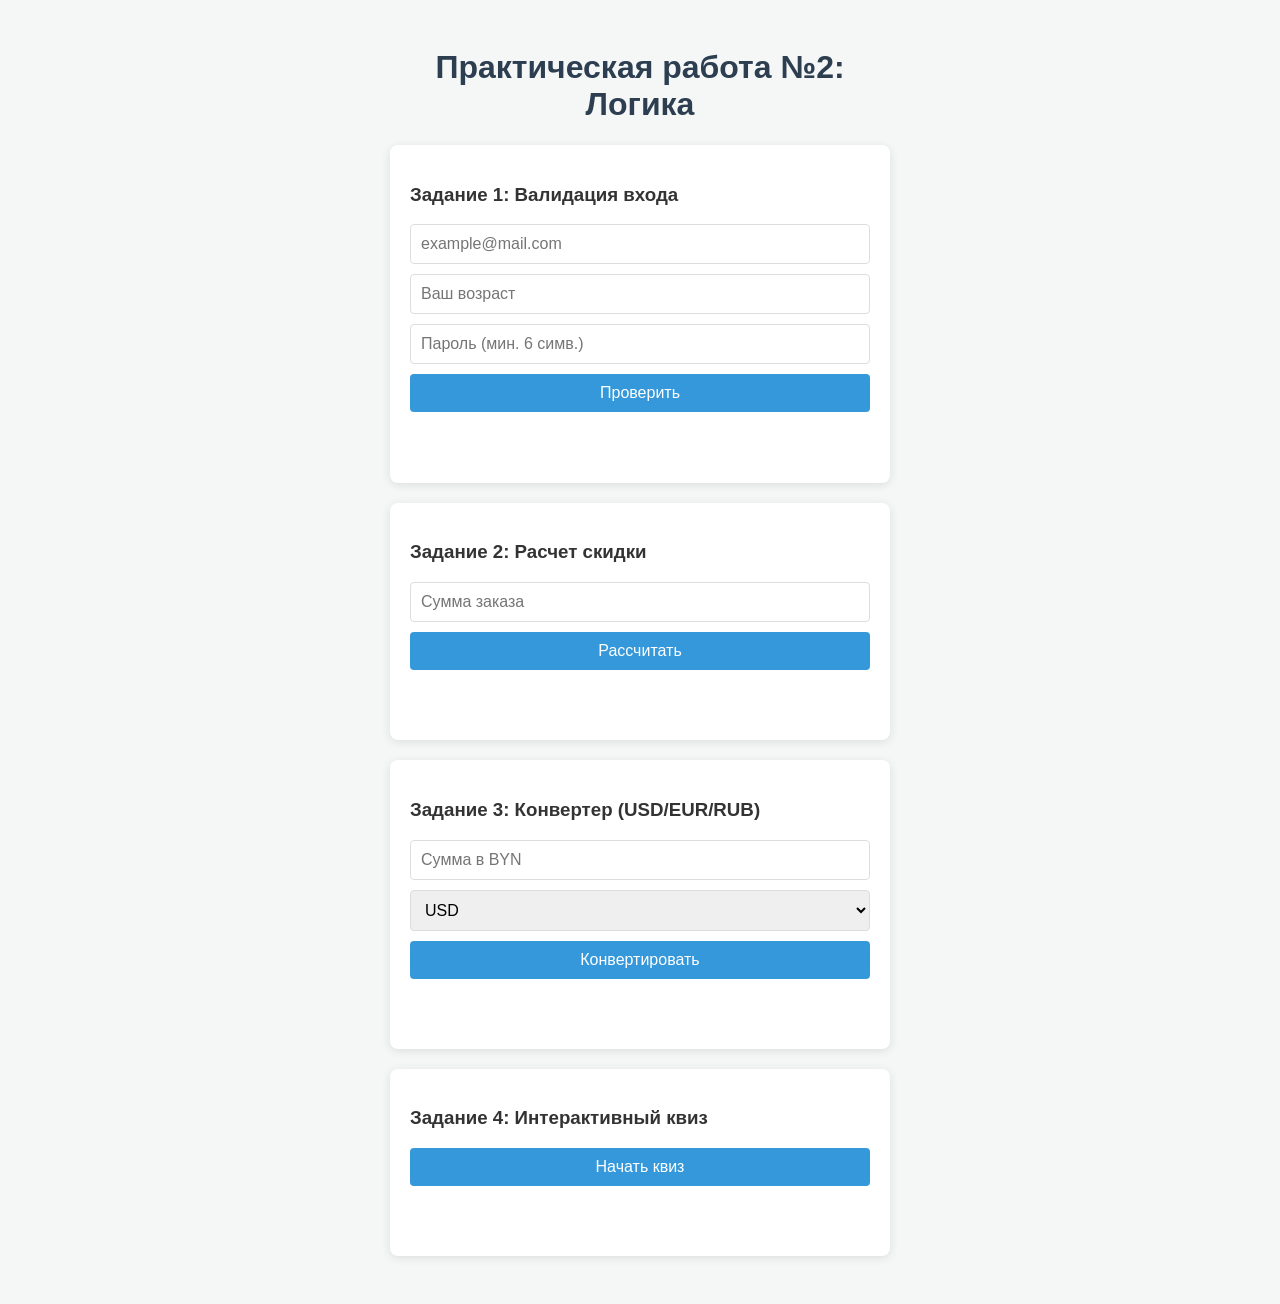
<file: index.html>
<!doctype html>
<html lang="ru">
  <head>
    <meta charset="UTF-8" />
    <title>JS Practice 02 - Junior Edition</title>
    <link rel="stylesheet" href="style.css" />
  </head>
  <body>
    <div class="container">
      <h1>Практическая работа №2: Логика</h1>

      <!-- Задание 1: Валидатор -->
      <section class="card">
        <h3>Задание 1: Валидация входа</h3>
        <div class="form-group">
          <!--Исправлено с form-groHTMLup на form-group-->
          <input
            type="email"
            id="user-email"
            name="user-email"
            placeholder="example@mail.com"
            required
          />
          <input type="text" id="ageInput" placeholder="Ваш возраст" />
          <input
            type="password"
            id="passInput"
            placeholder="Пароль (мин. 6 симв.)"
          />
          <button onclick="checkLogin()">Проверить</button>
        </div>
        <p id="loginResult" class="result"></p>
      </section>

      <!-- Задание 2: Скидки -->
      <section class="card">
        <h3>Задание 2: Расчет скидки</h3>
        <div class="form-group">
          <input type="number" id="sumInput" placeholder="Сумма заказа" />
          <button onclick="calculateDiscount()">Рассчитать</button>
        </div>
        <p id="discountResult" class="result"></p>
      </section>

      <!-- Задание 3: Конвертер -->
      <section class="card">
        <h3>Задание 3: Конвертер (USD/EUR/RUB)</h3>
        <div class="form-group">
          <input type="number" id="amountInput" placeholder="Сумма в BYN" />
          <select id="currencySelect">
            <option value="USD">USD</option>
            <option value="EUR">EUR</option>
            <option value="RUB">RUB</option>
          </select>
          <button onclick="convertCurrency()">Конвертировать</button>
        </div>
        <p id="convertResult" class="result"></p>
      </section>

      <!-- Задание 4: Квиз -->
      <section class="card">
        <h3>Задание 4: Интерактивный квиз</h3>
        <div class="form-group">
          <!-- Добавляем этот контейнер для кнопки-->
          <button onclick="startQuiz()">Начать квиз</button>
        </div>
        <p id="quizResult" class="result"></p>
      </section>
    </div>

    <script src="script.js"></script>
  </body>
</html>
</file>
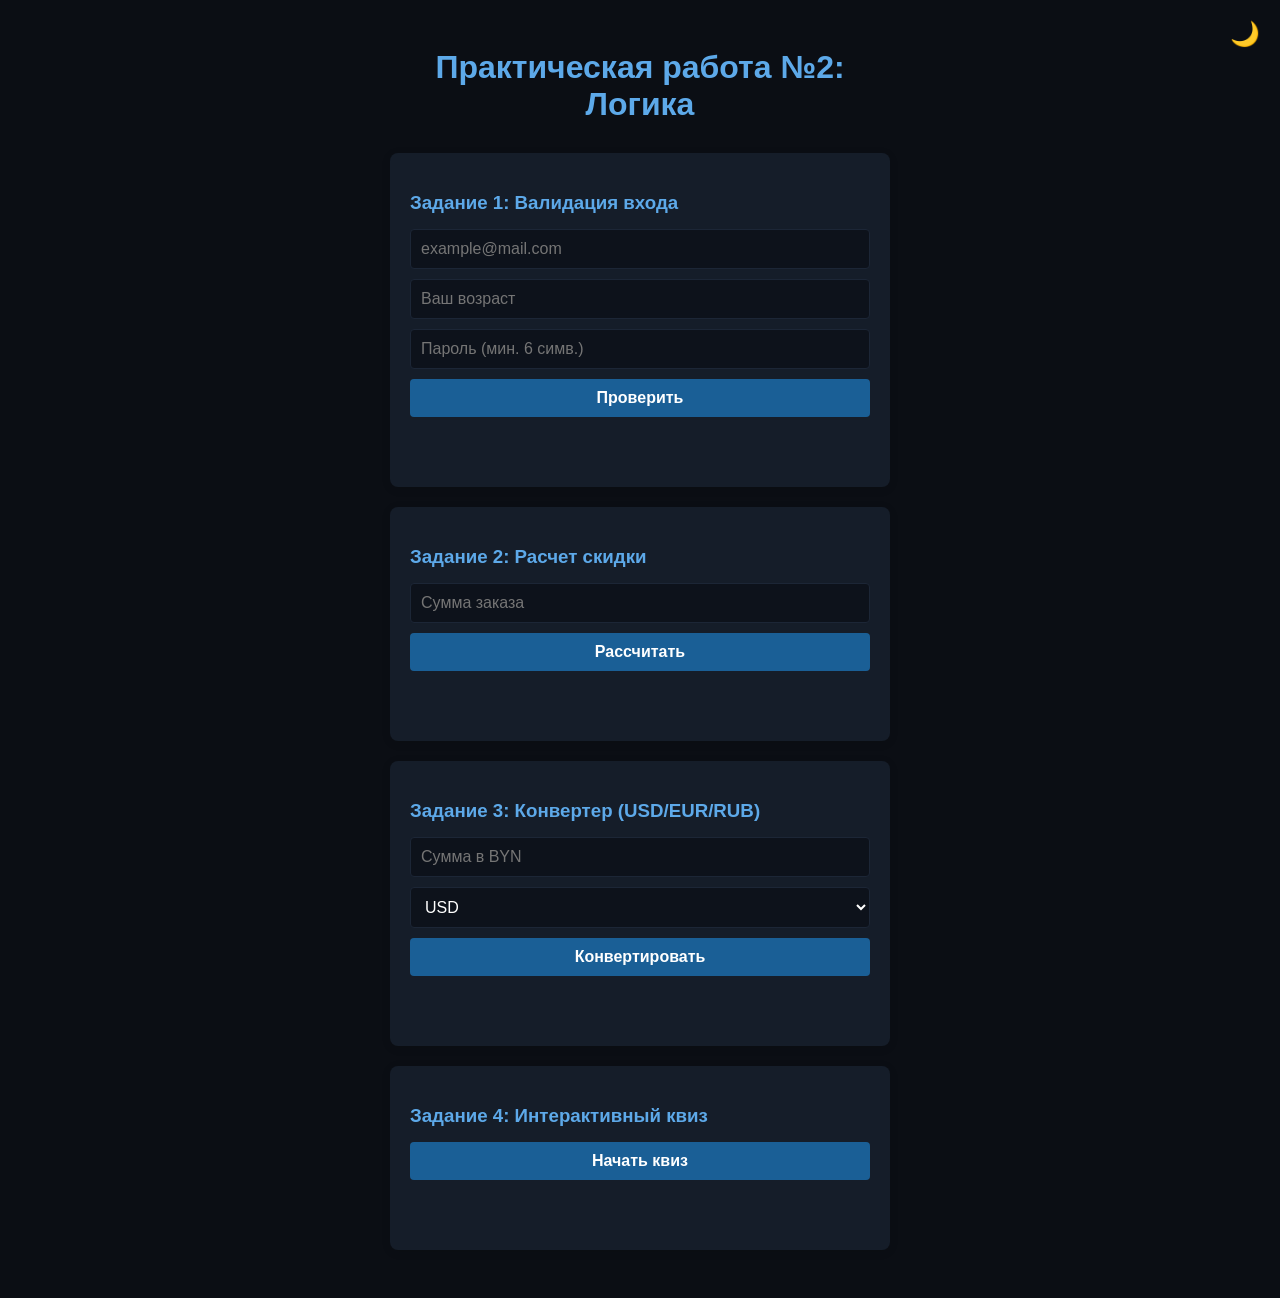
<file: index_new.html>
<!doctype html>
<html lang="ru">
  <head>
    <meta charset="UTF-8" />
    <title>JS Practice 02 - Junior Edition</title>
    <link rel="stylesheet" href="style_new.css" />
  </head>
  <body>
    <button id="theme-toggle" class="theme-btn">
      <span id="theme-icon">🌙</span>
    </button>
    <div class="container">
      <h1>Практическая работа №2: Логика</h1>

      <!-- Задание 1: Валидатор -->
      <section class="card">
        <h3>Задание 1: Валидация входа</h3>
        <div class="form-group">
          <!--Исправлено с form-groHTMLup на form-group-->
          <input
            type="email"
            id="user-email"
            name="user-email"
            placeholder="example@mail.com"
            required
          />
          <input type="text" id="ageInput" placeholder="Ваш возраст" />
          <input
            type="password"
            id="passInput"
            placeholder="Пароль (мин. 6 симв.)"
          />
          <button onclick="checkLogin()">Проверить</button>
        </div>
        <p id="loginResult" class="result"></p>
      </section>

      <!-- Задание 2: Скидки -->
      <section class="card">
        <h3>Задание 2: Расчет скидки</h3>
        <div class="form-group">
          <input type="number" id="sumInput" placeholder="Сумма заказа" />
          <button onclick="calculateDiscount()">Рассчитать</button>
        </div>
        <p id="discountResult" class="result"></p>
      </section>

      <!-- Задание 3: Конвертер -->
      <section class="card">
        <h3>Задание 3: Конвертер (USD/EUR/RUB)</h3>
        <div class="form-group">
          <input type="number" id="amountInput" placeholder="Сумма в BYN" />
          <select id="currencySelect">
            <option value="USD">USD</option>
            <option value="EUR">EUR</option>
            <option value="RUB">RUB</option>
          </select>
          <button onclick="convertCurrency()">Конвертировать</button>
        </div>
        <p id="convertResult" class="result"></p>
      </section>

      <!-- Задание 4: Квиз -->
      <section class="card">
        <h3>Задание 4: Интерактивный квиз</h3>
        <div class="form-group">
          <!-- Добавляем этот контейнер для кнопки-->
          <button onclick="startQuiz()">Начать квиз</button>
        </div>
        <p id="quizResult" class="result"></p>
      </section>
    </div>

    <script src="script_new.js"></script>
  </body>
</html>
</file>
<file: style.css>
/* Минималистичный стиль, чтобы не отвлекать от JS */
body {
  font-family: "Segoe UI", Tahoma, Geneva, Verdana, sans-serif;
  background-color: #f4f7f6;
  color: #333;
  display: flex;
  justify-content: center;
  padding: 20px;
}

.container {
  width: 100%;
  max-width: 500px;
}

h1 {
  text-align: center;
  color: #2c3e50;
}

.card {
  background: white;
  padding: 20px;
  margin-bottom: 20px;
  border-radius: 8px;
  box-shadow: 0 2px 10px rgba(0, 0, 0, 0.1);
}

.form-group {
  display: flex;
  flex-direction: column;
  gap: 10px;
}

input,
select,
button {
  padding: 10px;
  border: 1px solid #ddd;
  border-radius: 4px;
  font-size: 16px;
}

button {
  background-color: #3498db;
  color: white;
  border: none;
  cursor: pointer;
  transition: 0.3s;
}

button:hover {
  background-color: #2980b9;
}

.result {
  margin-top: 15px;
  font-weight: bold;
  min-height: 1.2em;
  color: #27ae60; /* Зеленый для успеха */
}

.error {
  color: #e74c3c;
} /* Красный для ошибок */
</file>
<file: style_new.css>
/* Переменные тем */
:root {
  /* СВЕТЛАЯ ТЕМА */
  --bg-color: #f4f7f6;
  --card-bg: #ffffff;
  --text-main: #000000;    /* Черный текст везде */
  --text-accent: #000000;  /* Черные заголовки */
  --btn-bg: #3498db;
  --btn-text: #ffffff;     /* Белый текст только на кнопках */
  --input-bg: #ffffff;
  --input-border: #dddddd;
}

[data-theme="dark"] {
  /* ТЕМНАЯ ТЕМА (как на фото) */
  --bg-color: #0b0e14;
  --card-bg: #151d29;      /* Темные блоки (не белые) */
  --text-main: #ffffff;
  --text-accent: #5da9e9;  /* Голубые заголовки */
  --btn-bg: #1a5f96;
  --btn-text: #ffffff;
  --input-bg: #0d121b;
  --input-border: #1c2636;
}

body {
  font-family: "Segoe UI", Tahoma, Geneva, Verdana, sans-serif;
  background-color: var(--bg-color);
  color: var(--text-main);
  display: flex;
  justify-content: center;
  padding: 20px;
  transition: 0.3s;
}

/* Первоначальные размеры контейнера */
.container {
  width: 100%;
  max-width: 500px;
}

/* Главный заголовок страницы остается по центру */
h1 {
  color: var(--text-accent);
  text-align: center;
  margin-bottom: 30px;
}

/* Заголовки внутри карточек смещаем влево к краю полей */
h3 {
  color: var(--text-accent);
  text-align: left; 
  margin-bottom: 15px;
  padding-left: 0; /* Чтобы заголовок шел ровно по линии инпутов */
}

/* Первоначальные размеры карточек */
.card {
  background-color: var(--card-bg);
  padding: 20px;
  margin-bottom: 20px;
  border-radius: 8px;
  box-shadow: 0 2px 10px rgba(0, 0, 0, 0.1);
}

.form-group {
  display: flex;
  flex-direction: column;
  gap: 10px;
}

input, select, button {
  padding: 10px;
  border: 1px solid var(--input-border);
  border-radius: 4px;
  font-size: 16px;
  background-color: var(--input-bg);
  color: var(--text-main);
}

/* Кнопки всегда с белым текстом */
button {
  background-color: var(--btn-bg);
  color: var(--btn-text) !important;
  cursor: pointer;
  font-weight: bold;
  border: none;
}

button:hover {
  filter: brightness(1.1);
}

.result {
  margin-top: 15px;
  font-weight: bold;
  min-height: 1.2em;
}

/* Кнопка переключения темы */
.theme-btn {
  position: fixed;
  top: 20px;
  right: 20px;
  background: none !important;
  font-size: 24px;
  border: none;
  cursor: pointer;
  width: auto;
  padding: 0;
}
</file>
